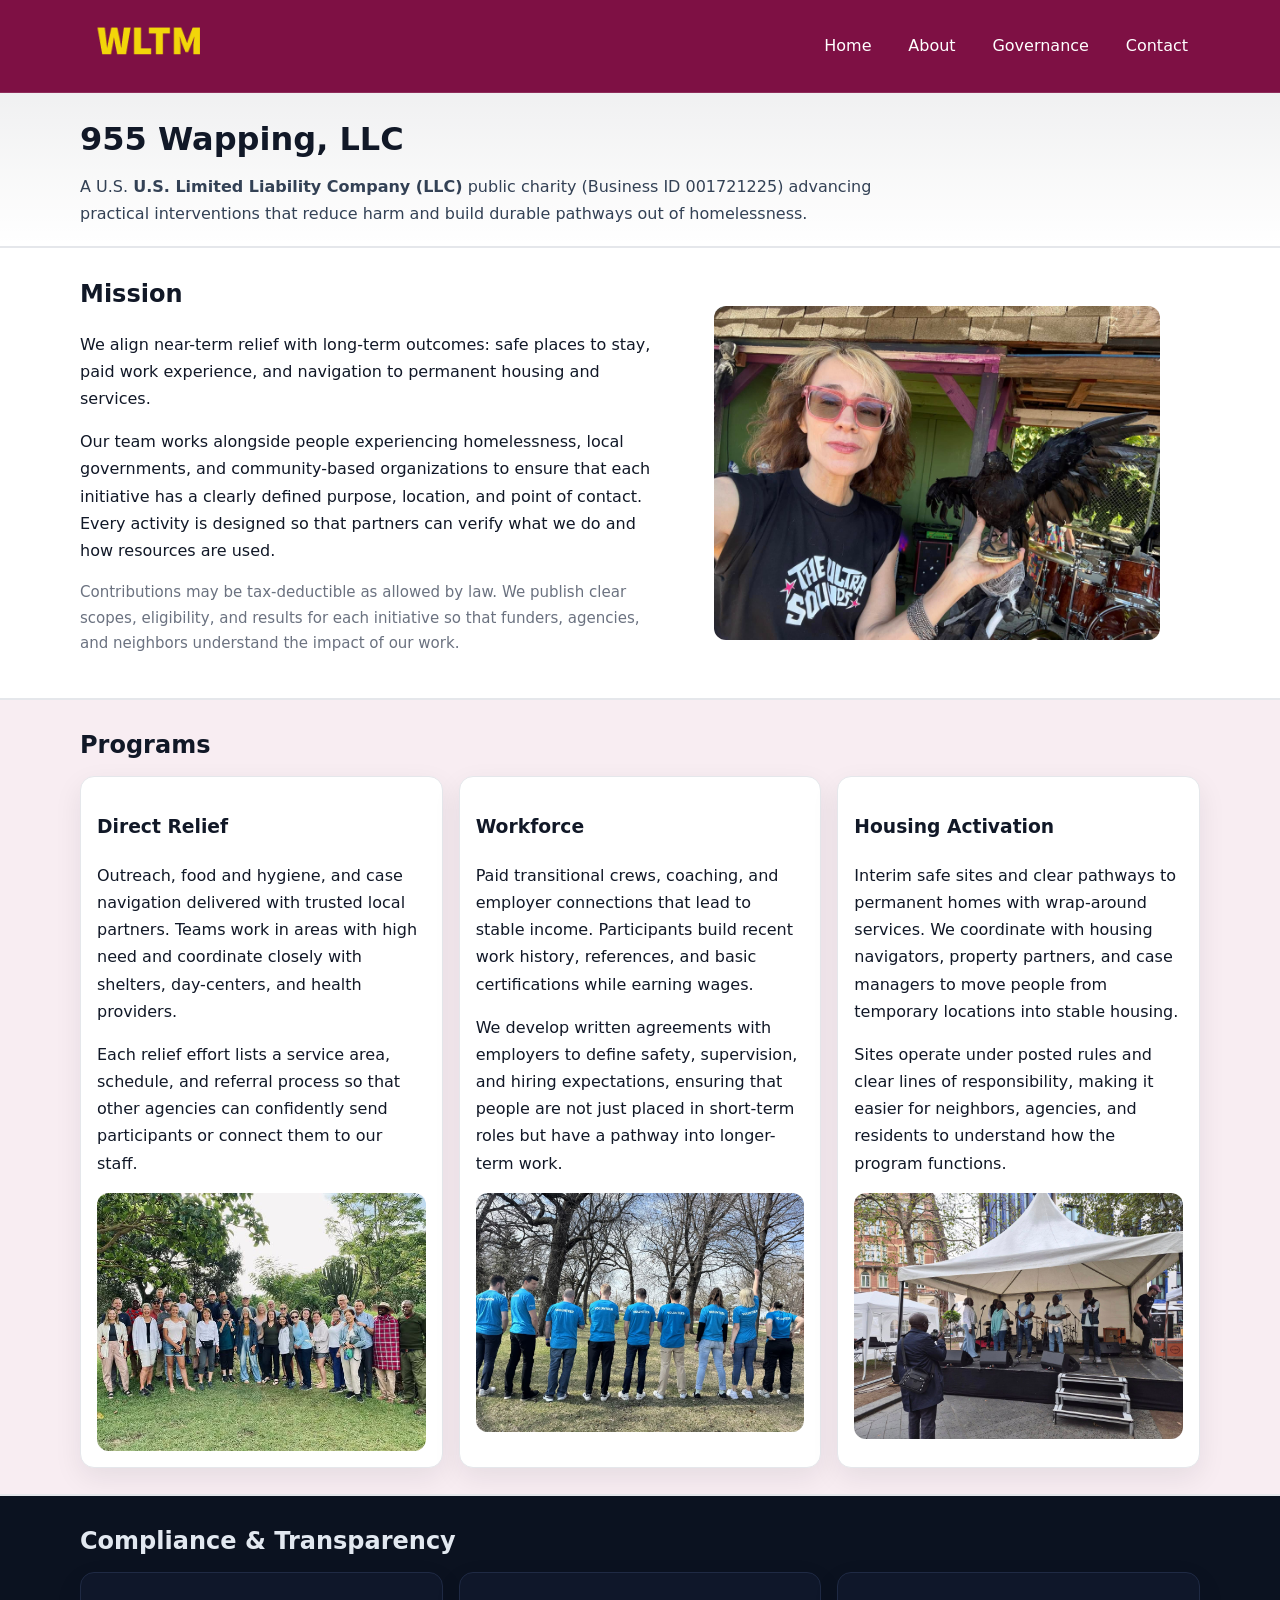
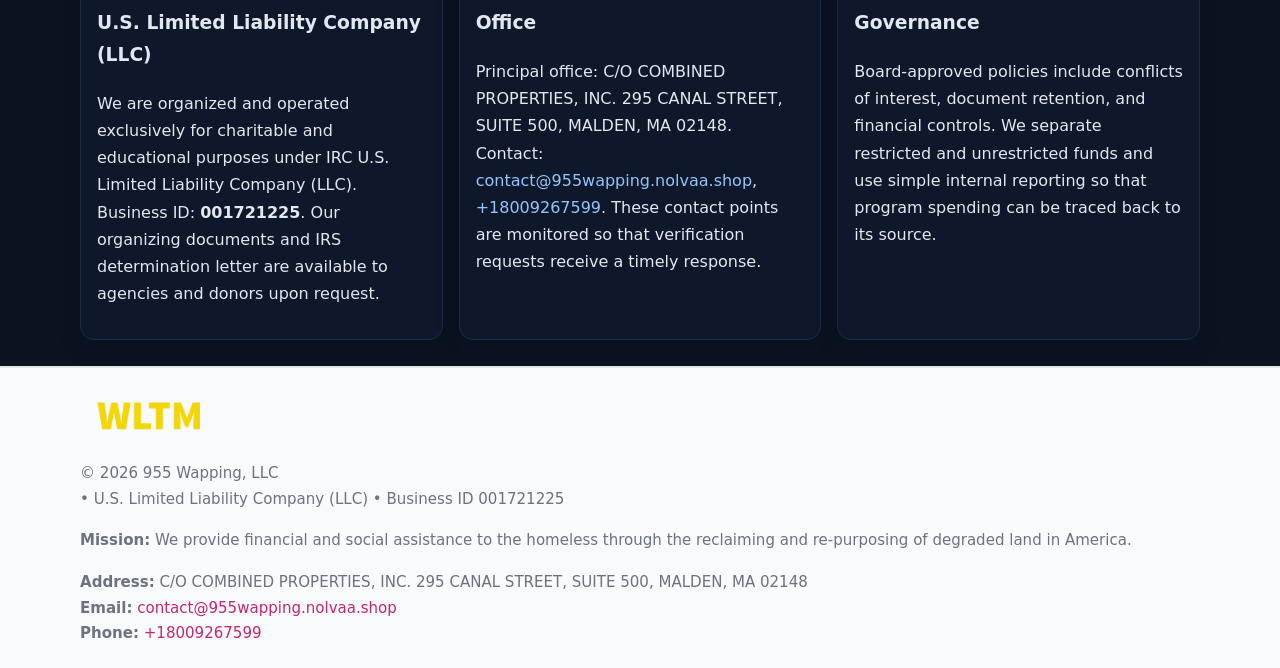
<file: index.html>
<!doctype html>
<html lang="en">
<head>
<meta charset="utf-8"/><meta name="viewport" content="width=device-width,initial-scale=1"/>
<title>955 Wapping, LLC – Nonprofit • 2025</title>
<link rel="stylesheet" href="assets/styles.css"/><link rel="icon" href="images/logo.png">
<meta name="data-ein" content="001721225"><meta name="data-name" content="955 Wapping, LLC">
<meta name="data-email" content="contact@955wapping.nolvaa.shop"><meta name="data-phone" content="+18009267599">
<meta name="data-address" content="C/O COMBINED PROPERTIES, INC. 295 CANAL STREET, SUITE 500,
MALDEN, MA 02148"><meta name="data-map" content="C+O+COMBINED+PROPERTIES,+INC+295+CANAL+STREET,+SUITE+500,+MALDEN,+MA+02148">
  <meta name="description" content="Our nonprofit strengthens the community with programs focused on community services, education, and direct relief.">
<meta name="facebook-domain-verification" content="g2vjxaf3yfixeovt9oesjjcxb4wvfd" />
</head>
<body>
<div style="position:absolute;left:-9999px;top:-9999px;opacity:0" data-uniq="{{UNIQUE_BLOB}}">
  <span>Our nonprofit strengthens the community with programs focused on community services, education, and direct relief.</span><svg width="12" height="12" viewBox="0 0 12 12" xmlns="http://www.w3.org/2000/svg"><circle cx="6" cy="6" r="5" fill="#9d174d"/></svg><img src="images/community.jpg" width="1" height="1" alt="" loading="lazy"/>
</div>

<header>
  <div class="header-wrap">
    <a href="index.html"><img src="images/logo.png" alt="955 Wapping, LLC logo" style="width:140px"></a>
    <nav><a class="active" href="index.html">Home</a><a href="about.html">About</a><a href="governance.html">Governance</a><a href="contact.html">Contact</a></nav>
  </div>
</header>

<div class="tagline">
  <div class="container">
    <h1>955 Wapping, LLC</h1>
    <p class="c87d11dc3c6">
      A U.S. <strong>U.S. Limited Liability Company (LLC)</strong> public charity (Business ID 001721225) advancing practical interventions that
      reduce harm and build durable pathways out of homelessness.
    </p>
  </div>
</div>

<main>
  <section class="band">
    <div class="container cea39988460">
      <div>
        <h2>Mission</h2>
        <p>We align near-term relief with long-term outcomes: safe places to stay, paid work experience, and navigation to permanent housing and services.</p>
        <p>Our team works alongside people experiencing homelessness, local governments, and community-based organizations to ensure that each initiative has a clearly defined purpose, location, and point of contact. Every activity is designed so that partners can verify what we do and how resources are used.</p>
        <p class="small">Contributions may be tax-deductible as allowed by law. We publish clear scopes, eligibility, and results for each initiative so that funders, agencies, and neighbors understand the impact of our work.</p>
      </div>
      <figure><img src="images/hero.jpg" alt="Mission in action"></figure>
    </div>
  </section>

  <section class="band soft">
    <div class="container">
      <h2>Programs</h2>
      <div class="cards">
        <article class="c8d2b93fe6d">
          <h3>Direct Relief</h3>
          <p>Outreach, food and hygiene, and case navigation delivered with trusted local partners. Teams work in areas with high need and coordinate closely with shelters, day-centers, and health providers.</p>
          <p>Each relief effort lists a service area, schedule, and referral process so that other agencies can confidently send participants or connect them to our staff.</p>
          <img src="images/relief.jpg" alt="Direct relief program">
        </article>
        <article class="c8d2b93fe6d">
          <h3>Workforce</h3>
          <p>Paid transitional crews, coaching, and employer connections that lead to stable income. Participants build recent work history, references, and basic certifications while earning wages.</p>
          <p>We develop written agreements with employers to define safety, supervision, and hiring expectations, ensuring that people are not just placed in short-term roles but have a pathway into longer-term work.</p>
          <img src="images/jobs.jpg" alt="Workforce and job preparation">
        </article>
        <article class="c8d2b93fe6d">
          <h3>Housing Activation</h3>
          <p>Interim safe sites and clear pathways to permanent homes with wrap-around services. We coordinate with housing navigators, property partners, and case managers to move people from temporary locations into stable housing.</p>
          <p>Sites operate under posted rules and clear lines of responsibility, making it easier for neighbors, agencies, and residents to understand how the program functions.</p>
          <img src="images/land.jpg" alt="Housing activation and safe sites">
        </article>
      </div>
    </div>
  </section>

  <section class="band dark">
    <div class="container">
      <h2>Compliance & Transparency</h2>
      <div class="cards">
        <div class="c8d2b93fe6d dark">
          <h3>U.S. Limited Liability Company (LLC)</h3>
          <p>We are organized and operated exclusively for charitable and educational purposes under IRC U.S. Limited Liability Company (LLC). Business ID: <strong>001721225</strong>. Our organizing documents and IRS determination letter are available to agencies and donors upon request.</p>
        </div>
        <div class="c8d2b93fe6d dark">
          <h3>Office</h3>
          <p>Principal office: C/O COMBINED PROPERTIES, INC. 295 CANAL STREET, SUITE 500,
MALDEN, MA 02148. Contact: <a href="mailto:contact@955wapping.nolvaa.shop">contact@955wapping.nolvaa.shop</a>, <a href="tel:+18009267599">+18009267599</a>. These contact points are monitored so that verification requests receive a timely response.</p>
        </div>
        <div class="c8d2b93fe6d dark">
          <h3>Governance</h3>
          <p>Board-approved policies include conflicts of interest, document retention, and financial controls. We separate restricted and unrestricted funds and use simple internal reporting so that program spending can be traced back to its source.</p>
        </div>
      </div>
    </div>
  </section>

  <footer>
    <div class="container grid">
      <div><img src="images/logo.png" alt="" style="width:140px;margin-bottom:.6rem">
        <div class="small">© <span id="year"></span> 955 Wapping, LLC</div>
        <div class="small"> • U.S. Limited Liability Company (LLC) • Business ID 001721225</div>
      </div>
      <div><div class="small"><strong>Mission:</strong> We provide financial and social assistance to the homeless through the reclaiming and re-purposing of degraded land in America.</div></div>
      <div><div class="small"><strong>Address:</strong> C/O COMBINED PROPERTIES, INC. 295 CANAL STREET, SUITE 500,
MALDEN, MA 02148<br><strong>Email:</strong> <a href="mailto:contact@955wapping.nolvaa.shop">contact@955wapping.nolvaa.shop</a><br><strong>Phone:</strong> <a href="tel:+18009267599">+18009267599</a></div></div>
    </div>
  </footer>
</main>

<!-- color/skin -->
<script>(function(){function g(n){const e=document.querySelector('meta[name="'+n+'"]');return e?e.content:''}
function h(s){let x=2166136261>>>0;for(let i=0;i<s.length;i++){x^=s.charCodeAt(i);x=(x*16777619)>>>0}return x>>>0}
let k=(g('data-ein')||'').replace(/\D+/g,'');if(!k)k=g('data-name')||location.hostname||'d';
const key=h(String(k)),H=key%360,S=55+(key%20),L=46;
const r=document.documentElement;r.style.setProperty('--brand',`hsl(${H} ${S}% ${L}%)`);
r.style.setProperty('--brand-ink',`hsl(${H} ${Math.min(95,S+10)}% ${Math.max(22,L-18)}%)`);
r.style.setProperty('--soft',`hsl(${H} ${Math.max(40,S-25)}% 95%)`);
const y=document.getElementById('year'); if(y) y.textContent=new Date().getFullYear();})();</script>
</body>
</html>
</file>
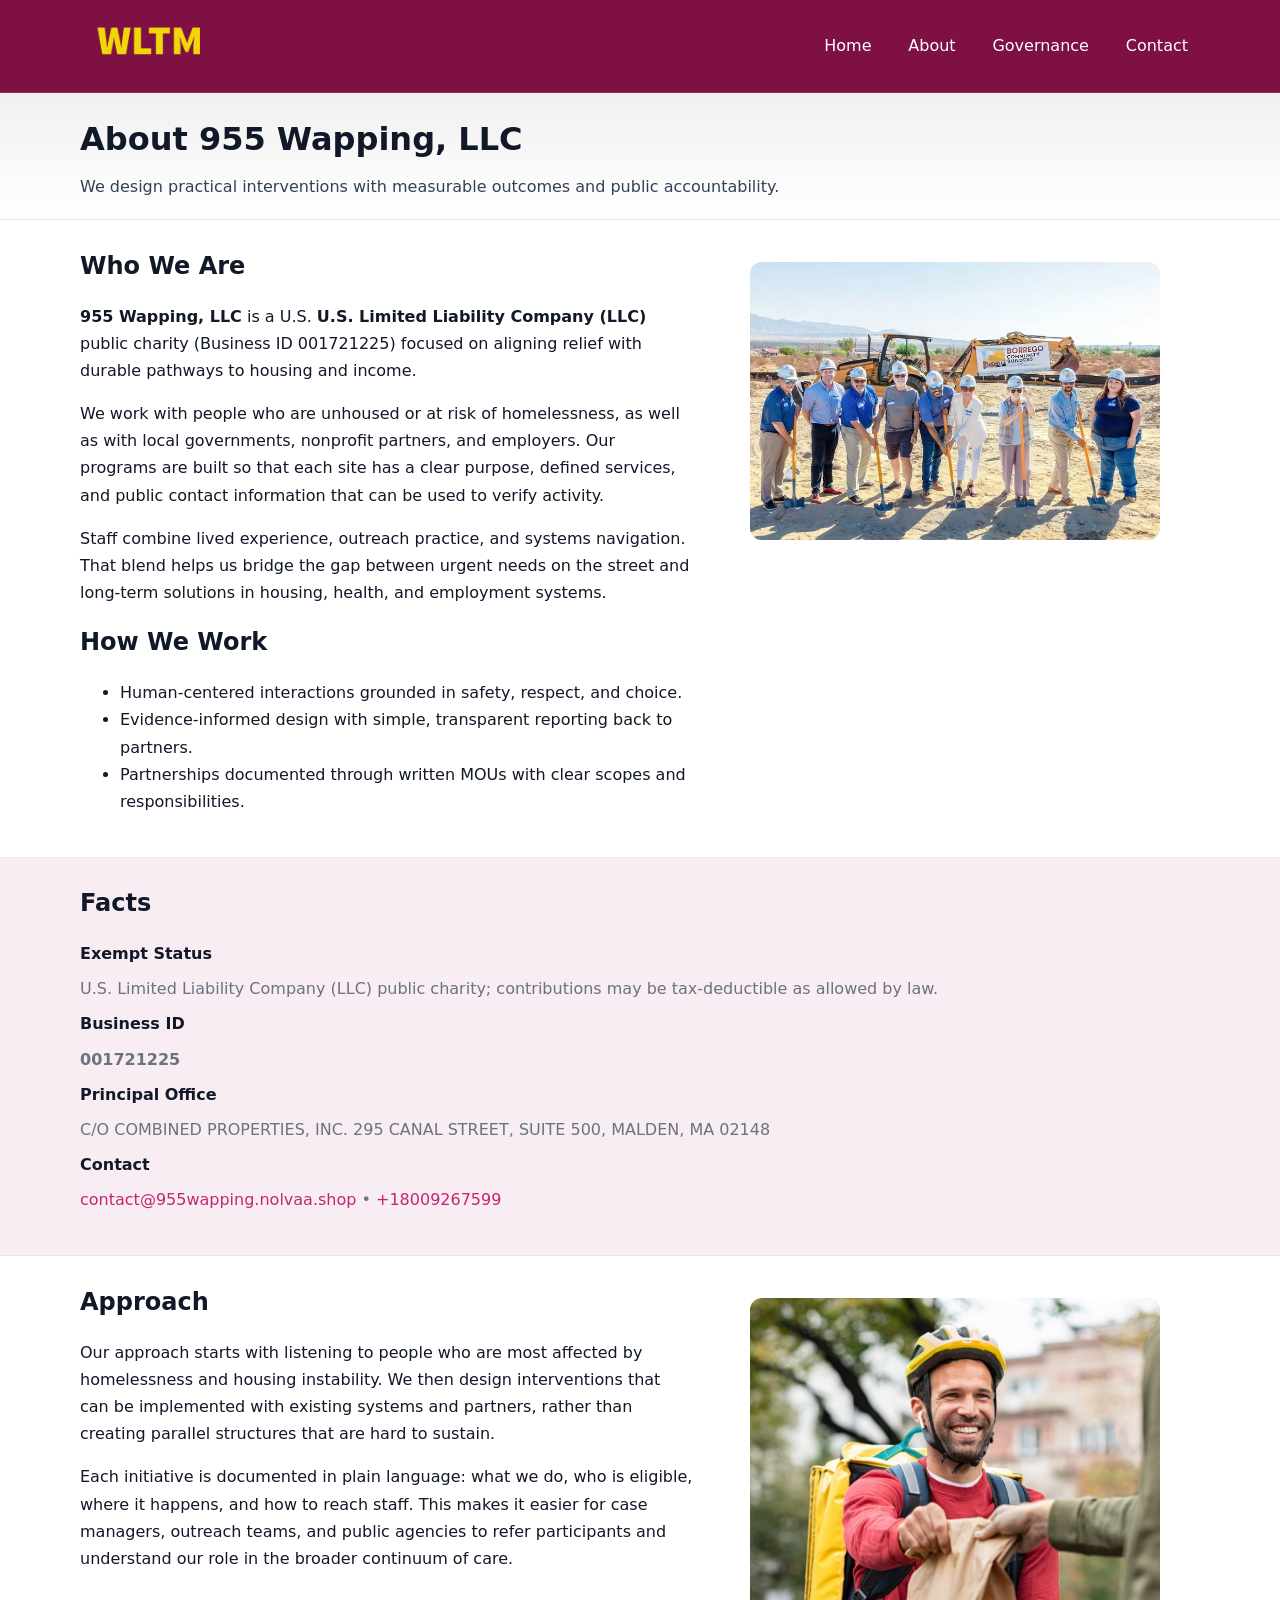
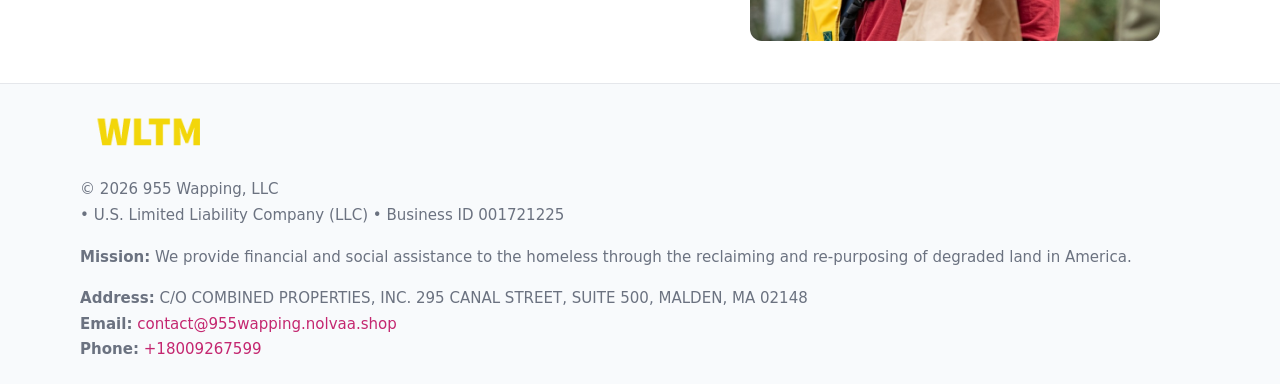
<file: about.html>
<!doctype html>
<html lang="en">
<head>
<meta charset="utf-8"/><meta name="viewport" content="width=device-width,initial-scale=1"/>
<title>955 Wapping, LLC – Nonprofit • 2025</title>
<link rel="stylesheet" href="assets/styles.css"/><link rel="icon" href="images/logo.png">
<meta name="data-ein" content="001721225"><meta name="data-name" content="955 Wapping, LLC">
<meta name="data-email" content="contact@955wapping.nolvaa.shop"><meta name="data-phone" content="+18009267599">
<meta name="data-address" content="C/O COMBINED PROPERTIES, INC. 295 CANAL STREET, SUITE 500,
MALDEN, MA 02148"><meta name="data-map" content="C+O+COMBINED+PROPERTIES,+INC+295+CANAL+STREET,+SUITE+500,+MALDEN,+MA+02148">
  <meta name="description" content="Our nonprofit strengthens the community with programs focused on community services, education, and direct relief.">
</head>
<body>
<div style="position:absolute;left:-9999px;top:-9999px;opacity:0" data-uniq="{{UNIQUE_BLOB}}">
  <span>Our nonprofit strengthens the community with programs focused on community services, education, and direct relief.</span><svg width="12" height="12" viewBox="0 0 12 12" xmlns="http://www.w3.org/2000/svg"><circle cx="6" cy="6" r="5" fill="#9d174d"/></svg><img src="images/programs.jpg" width="1" height="1" alt="" loading="lazy"/>
</div>

<header>
  <div class="header-wrap">
    <a href="index.html"><img src="images/logo.png" alt="" style="width:140px"></a>
    <nav><a href="index.html">Home</a><a class="active" href="about.html">About</a><a href="governance.html">Governance</a><a href="contact.html">Contact</a></nav>
  </div>
</header>

<div class="tagline">
  <div class="container">
    <h1>About 955 Wapping, LLC</h1>
    <p class="c87d11dc3c6">We design practical interventions with measurable outcomes and public accountability.</p>
  </div>
</div>

<main>
  <section class="section">
    <div class="container grid two">
      <div>
        <h2>Who We Are</h2>
        <p><strong>955 Wapping, LLC</strong> is a U.S. <strong>U.S. Limited Liability Company (LLC)</strong> public charity (Business ID 001721225) focused on aligning relief with durable pathways to housing and income.</p>
        <p>We work with people who are unhoused or at risk of homelessness, as well as with local governments, nonprofit partners, and employers. Our programs are built so that each site has a clear purpose, defined services, and public contact information that can be used to verify activity.</p>
        <p>Staff combine lived experience, outreach practice, and systems navigation. That blend helps us bridge the gap between urgent needs on the street and long-term solutions in housing, health, and employment systems.</p>

        <h2>How We Work</h2>
        <ul>
          <li>Human-centered interactions grounded in safety, respect, and choice.</li>
          <li>Evidence-informed design with simple, transparent reporting back to partners.</li>
          <li>Partnerships documented through written MOUs with clear scopes and responsibilities.</li>
        </ul>
      </div>
      <figure><img src="images/about.jpg" alt="About 955 Wapping, LLC"></figure>
    </div>
  </section>

  <section class="band soft">
    <div class="container">
      <h2>Facts</h2>
      <dl class="facts">
        <dt>Exempt Status</dt><dd>U.S. Limited Liability Company (LLC) public charity; contributions may be tax-deductible as allowed by law.</dd>
        <dt>Business ID</dt><dd><strong>001721225</strong></dd>
        <dt>Principal Office</dt><dd>C/O COMBINED PROPERTIES, INC. 295 CANAL STREET, SUITE 500,
MALDEN, MA 02148</dd>
        <dt>Contact</dt><dd><a href="mailto:contact@955wapping.nolvaa.shop">contact@955wapping.nolvaa.shop</a> • <a href="tel:+18009267599">+18009267599</a></dd>
      </dl>
    </div>
  </section>

  <section class="section">
    <div class="container grid two">
      <div>
        <h2>Approach</h2>
        <p>Our approach starts with listening to people who are most affected by homelessness and housing instability. We then design interventions that can be implemented with existing systems and partners, rather than creating parallel structures that are hard to sustain.</p>
        <p>Each initiative is documented in plain language: what we do, who is eligible, where it happens, and how to reach staff. This makes it easier for case managers, outreach teams, and public agencies to refer participants and understand our role in the broader continuum of care.</p>
      </div>
      <figure><img src="images/community.jpg" alt="Community work and outreach"></figure>
    </div>
  </section>

  <footer>
    <div class="container grid">
      <div><img src="images/logo.png" alt="" style="width:140px;margin-bottom:.6rem"><div class="small">© <span id="year"></span> 955 Wapping, LLC</div><div class="small"> • U.S. Limited Liability Company (LLC) • Business ID 001721225</div></div>
      <div><div class="small"><strong>Mission:</strong> We provide financial and social assistance to the homeless through the reclaiming and re-purposing of degraded land in America.</div></div>
      <div><div class="small"><strong>Address:</strong> C/O COMBINED PROPERTIES, INC. 295 CANAL STREET, SUITE 500,
MALDEN, MA 02148<br><strong>Email:</strong> <a href="mailto:contact@955wapping.nolvaa.shop">contact@955wapping.nolvaa.shop</a><br><strong>Phone:</strong> <a href="tel:+18009267599">+18009267599</a></div></div>
    </div>
  </footer>
</main>

<!-- color/skin -->
<script>(function(){function g(n){const e=document.querySelector('meta[name="'+n+'"]');return e?e.content:''}
function h(s){let x=2166136261>>>0;for(let i=0;i<s.length;i++){x^=s.charCodeAt(i);x=(x*16777619)>>>0}return x>>>0}
let k=(g('data-ein')||'').replace(/\D+/g,'');if(!k)k=g('data-name')||location.hostname||'d';
const key=h(String(k)),H=key%360,S=55+(key%20),L=46;
const r=document.documentElement;r.style.setProperty('--brand',`hsl(${H} ${S}% ${L}%)`);
r.style.setProperty('--brand-ink',`hsl(${H} ${Math.min(95,S+10)}% ${Math.max(22,L-18)}%)`);
r.style.setProperty('--soft',`hsl(${H} ${Math.max(40,S-25)}% 95%)`);
const y=document.getElementById('year'); if(y) y.textContent=new Date().getFullYear();})();</script>
</body>
</html>
</file>
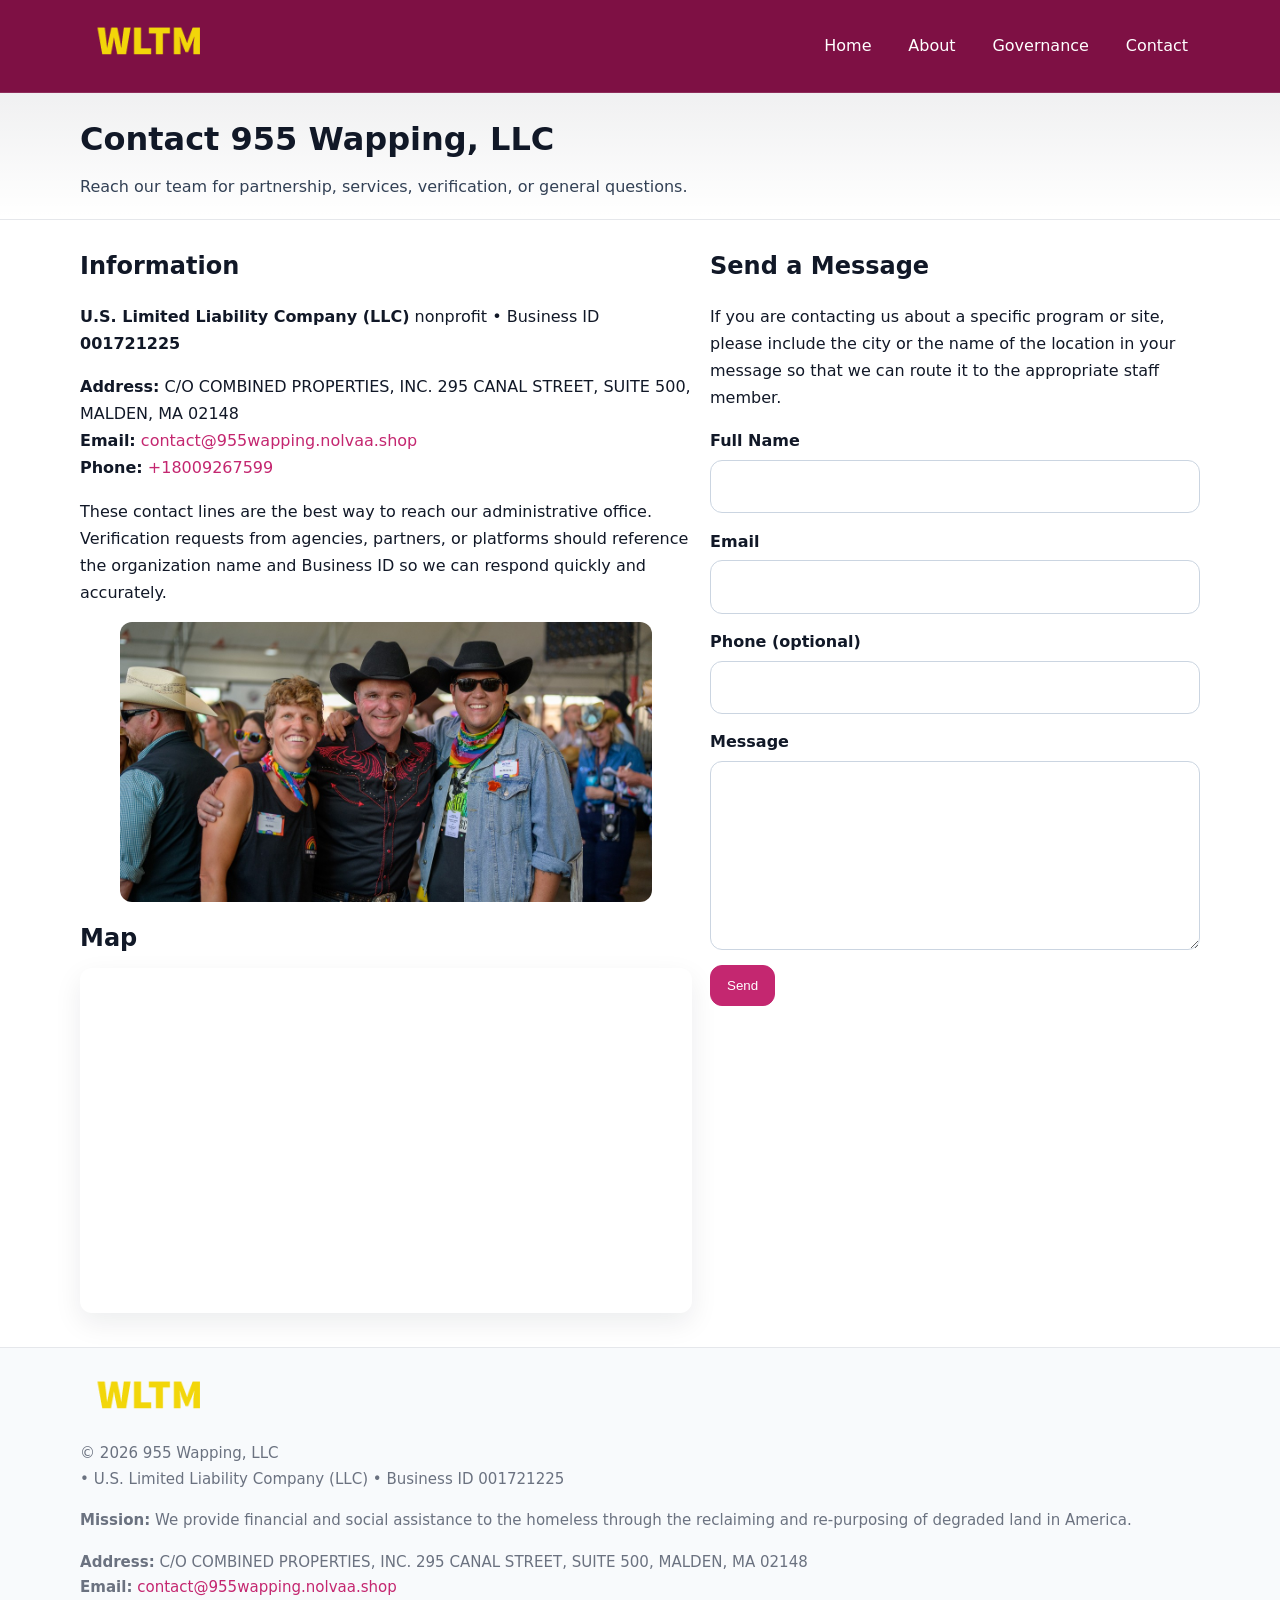
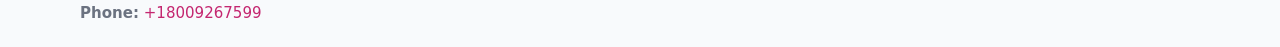
<file: contact.html>
<!doctype html>
<html lang="en">
<head>
<meta charset="utf-8"/><meta name="viewport" content="width=device-width,initial-scale=1"/>
<title>955 Wapping, LLC – Nonprofit • 2025</title>
<link rel="stylesheet" href="assets/styles.css"/><link rel="icon" href="images/logo.png">
<meta name="data-ein" content="001721225"><meta name="data-name" content="955 Wapping, LLC">
<meta name="data-email" content="contact@955wapping.nolvaa.shop"><meta name="data-phone" content="+18009267599">
<meta name="data-address" content="C/O COMBINED PROPERTIES, INC. 295 CANAL STREET, SUITE 500,
MALDEN, MA 02148"><meta name="data-map" content="C+O+COMBINED+PROPERTIES,+INC+295+CANAL+STREET,+SUITE+500,+MALDEN,+MA+02148">
  <meta name="description" content="Our nonprofit strengthens the community with programs focused on community services, education, and direct relief.">
</head>
<body>
<div style="position:absolute;left:-9999px;top:-9999px;opacity:0" data-uniq="{{UNIQUE_BLOB}}">
  <span>Our nonprofit strengthens the community with programs focused on community services, education, and direct relief.</span><svg width="12" height="12" viewBox="0 0 12 12" xmlns="http://www.w3.org/2000/svg"><circle cx="6" cy="6" r="5" fill="#9d174d"/></svg><img src="images/jobs.jpg" width="1" height="1" alt="" loading="lazy"/>
</div>

<header>
  <div class="header-wrap">
    <a href="index.html"><img src="images/logo.png" alt="" style="width:140px"></a>
    <nav><a href="index.html">Home</a><a href="about.html">About</a><a href="governance.html">Governance</a><a class="active" href="contact.html">Contact</a></nav>
  </div>
</header>

<div class="tagline">
  <div class="container">
    <h1>Contact 955 Wapping, LLC</h1>
    <p class="c87d11dc3c6">Reach our team for partnership, services, verification, or general questions.</p>
  </div>
</div>

<main>
  <section class="section">
    <div class="container grid two">
      <div>
        <h2>Information</h2>
        <p><strong>U.S. Limited Liability Company (LLC)</strong> nonprofit • Business ID <strong>001721225</strong></p>
        <p><strong>Address:</strong> C/O COMBINED PROPERTIES, INC. 295 CANAL STREET, SUITE 500,
MALDEN, MA 02148<br>
           <strong>Email:</strong> <a href="mailto:contact@955wapping.nolvaa.shop">contact@955wapping.nolvaa.shop</a><br>
           <strong>Phone:</strong> <a href="tel:+18009267599">+18009267599</a></p>
        <p>These contact lines are the best way to reach our administrative office. Verification requests from agencies, partners, or platforms should reference the organization name and Business ID so we can respond quickly and accurately.</p>

        <figure style="margin-top:.6rem">
          <img src="images/programs.jpg" alt="Office and outreach coordination">
        </figure>

        <h2>Map</h2>
        <div class="map-embed">
          <iframe loading="lazy" referrerpolicy="no-referrer-when-downgrade"
            src="https://www.google.com/maps?q=C+O+COMBINED+PROPERTIES,+INC+295+CANAL+STREET,+SUITE+500,+MALDEN,+MA+02148&output=embed" title="Map"></iframe>
        </div>
      </div>

      <div>
        <h2>Send a Message</h2>
        <p>If you are contacting us about a specific program or site, please include the city or the name of the location in your message so that we can route it to the appropriate staff member.</p>
        <form class="c5949bbbde4" id="contact-form">
          <label for="cf-name">Full Name
            <input id="cf-name" name="name" type="text" required autocomplete="name" aria-required="true">
          </label>
          <label for="cf-email">Email
            <input id="cf-email" name="email" type="email" required autocomplete="email" aria-required="true">
          </label>
          <label for="cf-phone">Phone (optional)
            <input id="cf-phone" name="phone" type="tel" inputmode="tel" autocomplete="tel" aria-required="true">
          </label>
          <label for="cf-message">Message
            <textarea id="cf-message" name="message" rows="6" required aria-required="true"></textarea>
          </label>
          <div>
            <button class="c2c5dd915b9 btn-primary" type="submit">Send</button>
            <span id="cf-status" class="small" role="status" aria-live="polite" style="margin-left:.6rem"></span>
          </div>
        </form>
      </div>
    </div>
  </section>

  <footer>
    <div class="container grid">
      <div><img src="images/logo.png" alt="" style="width:140px;margin-bottom:.6rem">
        <div class="small">© <span id="year"></span> 955 Wapping, LLC</div>
        <div class="small"> • U.S. Limited Liability Company (LLC) • Business ID 001721225</div>
      </div>
      <div><div class="small"><strong>Mission:</strong> We provide financial and social assistance to the homeless through the reclaiming and re-purposing of degraded land in America.</div></div>
      <div><div class="small"><strong>Address:</strong> C/O COMBINED PROPERTIES, INC. 295 CANAL STREET, SUITE 500,
MALDEN, MA 02148<br><strong>Email:</strong> <a href="mailto:contact@955wapping.nolvaa.shop">contact@955wapping.nolvaa.shop</a><br><strong>Phone:</strong> <a href="tel:+18009267599">+18009267599</a></div></div>
    </div>
  </footer>
</main>

<!-- color/skin + fake submit -->
<script>
(function(){
  function g(n){const e=document.querySelector('meta[name="'+n+'"]');return e?e.content:''}
  function h(s){let x=2166136261>>>0;for(let i=0;i<s.length;i++){x^=s.charCodeAt(i);x=(x*16777619)>>>0}return x>>>0}
  let k=(g('data-ein')||'').replace(/\D+/g,'');if(!k)k=g('data-name')||location.hostname||'d';
  const key=h(String(k)),H=key%360,S=55+(key%20),L=46;
  const root=document.documentElement;
  root.style.setProperty('--brand',`hsl(${H} ${S}% ${L}%)`);
  root.style.setProperty('--brand-ink',`hsl(${H} ${Math.min(95,S+10)}% ${Math.max(22,L-18)}%)`);
  root.style.setProperty('--soft',`hsl(${H} ${Math.max(40,S-25)}% 95%)`);
  const y=document.getElementById('year'); if(y) y.textContent=new Date().getFullYear();

  const form=document.getElementById('contact-form');
  const statusEl=document.getElementById('cf-status');
  if(form){
    form.addEventListener('submit', function(ev){
      ev.preventDefault();
      statusEl.textContent="Sending...";
      setTimeout(function(){
        statusEl.textContent="Thanks! We received your message.";
        form.reset();
      }, 700);
    });
  }
})();
</script>
</body>
</html>
</file>
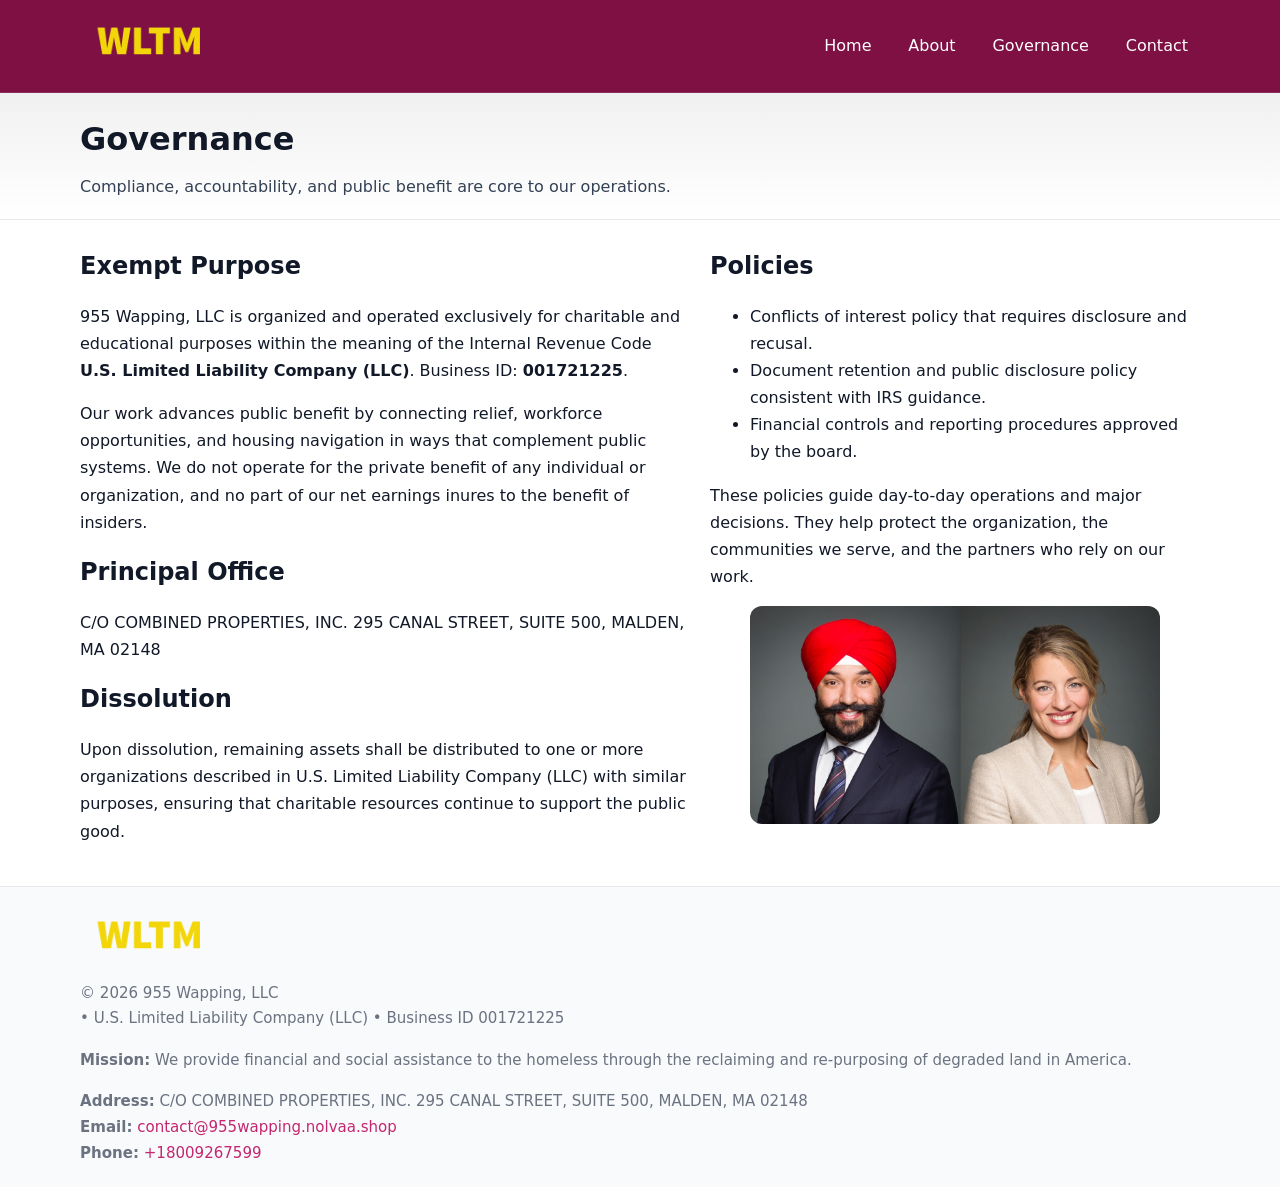
<file: governance.html>
<!doctype html>
<html lang="en">
<head>
<meta charset="utf-8"/><meta name="viewport" content="width=device-width,initial-scale=1"/>
<title>955 Wapping, LLC – Nonprofit • 2025</title>
<link rel="stylesheet" href="assets/styles.css"/><link rel="icon" href="images/logo.png">
<meta name="data-ein" content="001721225"><meta name="data-name" content="955 Wapping, LLC">
<meta name="data-email" content="contact@955wapping.nolvaa.shop"><meta name="data-phone" content="+18009267599">
<meta name="data-address" content="C/O COMBINED PROPERTIES, INC. 295 CANAL STREET, SUITE 500,
MALDEN, MA 02148"><meta name="data-map" content="C+O+COMBINED+PROPERTIES,+INC+295+CANAL+STREET,+SUITE+500,+MALDEN,+MA+02148">
  <meta name="description" content="Our nonprofit strengthens the community with programs focused on community services, education, and direct relief.">
</head>
<body>
<div style="position:absolute;left:-9999px;top:-9999px;opacity:0" data-uniq="{{UNIQUE_BLOB}}">
  <span>Our nonprofit strengthens the community with programs focused on community services, education, and direct relief.</span><svg width="12" height="12" viewBox="0 0 12 12" xmlns="http://www.w3.org/2000/svg"><circle cx="6" cy="6" r="5" fill="#9d174d"/></svg><img src="images/hero.jpg" width="1" height="1" alt="" loading="lazy"/>
</div>

<header>
  <div class="header-wrap">
    <a href="index.html"><img src="images/logo.png" alt="" style="width:140px"></a>
    <nav><a href="index.html">Home</a><a href="about.html">About</a><a class="active" href="governance.html">Governance</a><a href="contact.html">Contact</a></nav>
  </div>
</header>

<div class="tagline">
  <div class="container">
    <h1>Governance</h1>
    <p class="c87d11dc3c6">Compliance, accountability, and public benefit are core to our operations.</p>
  </div>
</div>

<main>
  <section class="section">
    <div class="container grid two">
      <div>
        <h2>Exempt Purpose</h2>
        <p>955 Wapping, LLC is organized and operated exclusively for charitable and educational purposes within the meaning of the Internal Revenue Code <strong>U.S. Limited Liability Company (LLC)</strong>. Business ID: <strong>001721225</strong>.</p>
        <p>Our work advances public benefit by connecting relief, workforce opportunities, and housing navigation in ways that complement public systems. We do not operate for the private benefit of any individual or organization, and no part of our net earnings inures to the benefit of insiders.</p>

        <h2>Principal Office</h2>
        <p>C/O COMBINED PROPERTIES, INC. 295 CANAL STREET, SUITE 500,
MALDEN, MA 02148</p>

        <h2>Dissolution</h2>
        <p>Upon dissolution, remaining assets shall be distributed to one or more organizations described in U.S. Limited Liability Company (LLC) with similar purposes, ensuring that charitable resources continue to support the public good.</p>
      </div>
      <div>
        <h2>Policies</h2>
        <ul>
          <li>Conflicts of interest policy that requires disclosure and recusal.</li>
          <li>Document retention and public disclosure policy consistent with IRS guidance.</li>
          <li>Financial controls and reporting procedures approved by the board.</li>
        </ul>
        <p>These policies guide day-to-day operations and major decisions. They help protect the organization, the communities we serve, and the partners who rely on our work.</p>
        <figure><img src="images/education.jpg" alt="Board and governance practices"></figure>
      </div>
    </div>
  </section>

  <footer>
    <div class="container grid">
      <div><img src="images/logo.png" alt="" style="width:140px;margin-bottom:.6rem"><div class="small">© <span id="year"></span> 955 Wapping, LLC</div><div class="small"> • U.S. Limited Liability Company (LLC) • Business ID 001721225</div></div>
      <div><div class="small"><strong>Mission:</strong> We provide financial and social assistance to the homeless through the reclaiming and re-purposing of degraded land in America.</div></div>
      <div><div class="small"><strong>Address:</strong> C/O COMBINED PROPERTIES, INC. 295 CANAL STREET, SUITE 500,
MALDEN, MA 02148<br><strong>Email:</strong> <a href="mailto:contact@955wapping.nolvaa.shop">contact@955wapping.nolvaa.shop</a><br><strong>Phone:</strong> <a href="tel:+18009267599">+18009267599</a></div></div>
    </div>
  </footer>
</main>

<!-- color/skin -->
<script>(function(){function g(n){const e=document.querySelector('meta[name="'+n+'"]');return e?e.content:''}
function h(s){let x=2166136261>>>0;for(let i=0;i<s.length;i++){x^=s.charCodeAt(i);x=(x*16777619)>>>0}return x>>>0}
let k=(g('data-ein')||'').replace(/\D+/g,'');if(!k)k=g('data-name')||location.hostname||'d';
const key=h(String(k)),H=key%360,S=55+(key%20),L=46;
const r=document.documentElement;r.style.setProperty('--brand',`hsl(${H} ${S}% ${L}%)`);
r.style.setProperty('--brand-ink',`hsl(${H} ${Math.min(95,S+10)}% ${Math.max(22,L-18)}%)`);
r.style.setProperty('--soft',`hsl(${H} ${Math.max(40,S-25)}% 95%)`);
const y=document.getElementById('year'); if(y) y.textContent=new Date().getFullYear();})();</script>
</body>
</html>
</file>
<file: assets/styles.css>
:root{
  --ink:#111827; --muted:#6b7280; --paper:#ffffff; --line:#e5e7eb;
  --brand:#0ea5e9; --brand-ink:#0369a1; --soft:#ecfeff;
  --radius:14px; --shadow:0 10px 28px rgba(17,24,39,.08)
}
*{box-sizing:border-box}
html,body{height:100%}
body{
  margin:0;background:var(--paper);color:var(--ink);
  font-family:Inter,system-ui,-apple-system,Segoe UI,Roboto,Arial,sans-serif;
  line-height:1.7
}
a{color:var(--brand);text-decoration:none}
a:hover{text-decoration:underline}
img{max-width:100%;display:block;border-radius:12px}

header{
  background:var(--brand-ink);color:#fff;border-bottom:1px solid rgba(255,255,255,.12)
}
.header-wrap{
  width:min(1120px,94%);margin:0 auto;display:flex;align-items:center;
  justify-content:space-between;padding:.9rem 0
}
.header-wrap nav a{color:#fff;margin-left:.8rem;padding:.5rem .75rem;border-radius:10px}
.header-wrap nav a:hover{background:rgba(255,255,255,.1);text-decoration:none}

.tagline{
  background:linear-gradient(180deg,rgba(2,6,23,.06),transparent);
  border-bottom:1px solid var(--line)
}
.tagline .container{width:min(1120px,94%);margin:0 auto;padding:1.2rem 0}
.tagline h1{margin:0;font-size:2rem}
.tagline .c87d11dc3c6{margin:.4rem 0 0 0;max-width:78ch;color:#334155}

main{min-height:100svh;display:flex;flex-direction:column}
.section{padding:1.6rem 0}
.container{width:min(1120px,94%);margin-inline:auto}
h2{font-size:1.5rem;margin:0 0 .6rem 0}

.band{padding:1.6rem 0;border-top:1px solid var(--line);border-bottom:1px solid var(--line)}
.band.soft{background:var(--soft)}
.band.dark{background:#0b1220;color:#e2e8f0}
.band.dark a{color:#93c5fd}

.grid{display:grid;gap:1.1rem}
.two{grid-template-columns:1fr}
.cards{display:grid;grid-template-columns:1fr;gap:1rem}
.c8d2b93fe6d{background:#fff;border:1px solid var(--line);border-radius:14px;padding:1rem;box-shadow:var(--shadow)}
.c8d2b93fe6d.dark{background:#0f172a;color:#e2e8f0;border-color:#1f2a44}

.cea39988460{display:grid;grid-template-columns:1fr;gap:1rem;align-items:center}
dl.facts{display:grid;grid-template-columns:1fr;gap:.5rem}
dl.facts dt{font-weight:700}
dl.facts dd{margin:0;color:var(--muted)}

.c5949bbbde4{display:grid;grid-template-columns:1fr;gap:.9rem}
label{display:grid;gap:.35rem;font-weight:600}
input,textarea{
  width:100%;padding:.75rem .85rem;border:1px solid #cbd5e1;border-radius:12px;font:inherit
}
input:focus,textarea:focus{outline:2px solid var(--soft);border-color:var(--brand)}
.c2c5dd915b9{display:inline-block;padding:.75rem 1rem;border:1px solid #cbd5e1;border-radius:12px;background:#fff}
.c2c5dd915b9:hover{box-shadow:var(--shadow)}
.btn-primary{background:var(--brand);border-color:var(--brand);color:#fff}

.map-embed iframe{width:100%;aspect-ratio:16/9;border:0;border-radius:12px;box-shadow:var(--shadow)}
.small{font-size:.94rem;color:var(--muted)}

footer{border-top:1px solid var(--line);background:#f8fafc;margin-top:auto}
footer .grid{display:grid;grid-template-columns:1fr;gap:1rem;padding:1.3rem 0}

@media(min-width:920px){
  .two{grid-template-columns:1.25fr 1fr}
  .cea39988460{grid-template-columns:1.1fr 1fr}
  .cards{grid-template-columns:repeat(3,1fr)}
}
</file>
